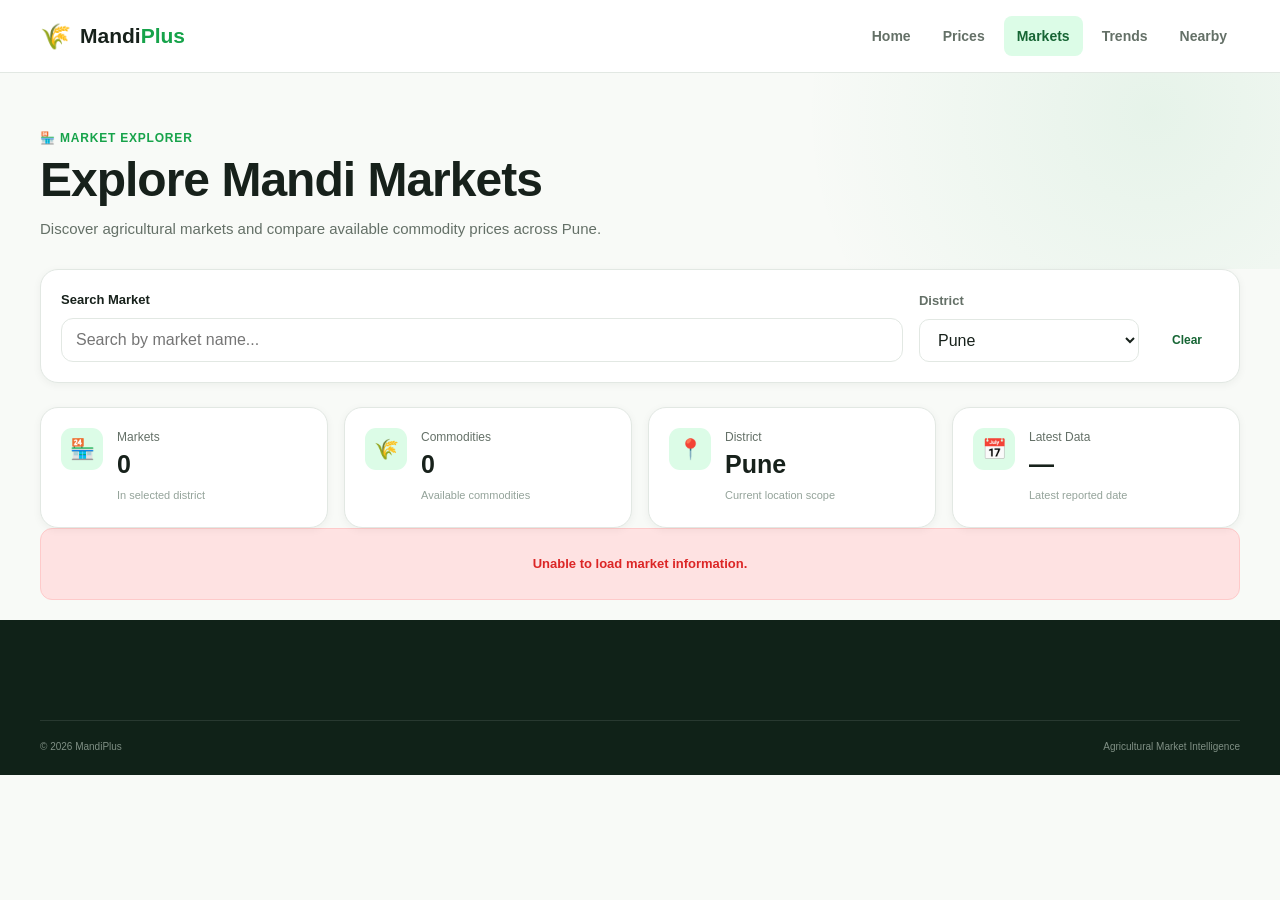
<file: web-app/pages/markets.html>
<!DOCTYPE html>
<html lang="en">

<head>
    <meta charset="UTF-8">
    <meta name="viewport" content="width=device-width, initial-scale=1.0">

    <title>MandiPlus | Markets</title>

    <link rel="stylesheet" href="../css/style.css">
    <link rel="stylesheet" href="../css/components.css">
    <link rel="stylesheet" href="../css/responsive.css">
</head>

<body>

    <!-- HEADER -->
    <header class="site-header">

        <div class="container navbar">

            <a href="../index.html" class="brand">
                <span class="brand-icon">🌾</span>

                <span class="brand-text">
                    Mandi<span>Plus</span>
                </span>
            </a>

            <nav class="desktop-nav">

                <a href="../index.html" class="nav-link">
                    Home
                </a>

                <a href="prices.html" class="nav-link">
                    Prices
                </a>

                <a href="markets.html" class="nav-link active">
                    Markets
                </a>

                <a href="trends.html" class="nav-link">
                    Trends
                </a>

                <a href="nearby.html" class="nav-link">
                    Nearby
                </a>

            </nav>

        </div>

    </header>


    <!-- PAGE HERO -->

    <main>

        <section class="markets-page-hero">

            <div class="container">

                <span class="section-kicker">
                    🏪 MARKET EXPLORER
                </span>

                <h1>
                    Explore Mandi Markets
                </h1>

                <p>
                    Discover agricultural markets and compare
                    available commodity prices across Pune.
                </p>

            </div>

        </section>


        <!-- MARKETS SECTION -->

        <section class="markets-section">

            <div class="container">


                <!-- FILTERS -->

                <div class="market-filter-card">

                    <div class="market-search-group">

                        <label for="marketSearch">
                            Search Market
                        </label>

                        <input
                            type="text"
                            id="marketSearch"
                            placeholder="Search by market name..."
                        >

                    </div>


                    <div class="filter-group">

                        <label for="marketDistrict">
                            District
                        </label>

                        <select id="marketDistrict">

                            <option value="Pune">
                                Pune
                            </option>

                        </select>

                    </div>


                    <button
                        id="clearMarketSearch"
                        class="secondary-button"
                        type="button"
                    >
                        Clear
                    </button>

                </div>


                <!-- SUMMARY -->

                <div class="summary-grid">

                    <div class="summary-card">

                        <div class="summary-icon">
                            🏪
                        </div>

                        <div>

                            <span class="summary-label">
                                Markets
                            </span>

                            <strong
                                id="totalMarkets"
                                class="summary-value"
                            >
                                0
                            </strong>

                            <span class="summary-meta">
                                In selected district
                            </span>

                        </div>

                    </div>


                    <div class="summary-card">

                        <div class="summary-icon">
                            🌾
                        </div>

                        <div>

                            <span class="summary-label">
                                Commodities
                            </span>

                            <strong
                                id="totalCommodities"
                                class="summary-value"
                            >
                                0
                            </strong>

                            <span class="summary-meta">
                                Available commodities
                            </span>

                        </div>

                    </div>


                    <div class="summary-card">

                        <div class="summary-icon">
                            📍
                        </div>

                        <div>

                            <span class="summary-label">
                                District
                            </span>

                            <strong
                                id="selectedDistrict"
                                class="summary-value"
                            >
                                Pune
                            </strong>

                            <span class="summary-meta">
                                Current location scope
                            </span>

                        </div>

                    </div>


                    <div class="summary-card">

                        <div class="summary-icon">
                            📅
                        </div>

                        <div>

                            <span class="summary-label">
                                Latest Data
                            </span>

                            <strong
                                id="latestMarketDate"
                                class="summary-value"
                            >
                                —
                            </strong>

                            <span class="summary-meta">
                                Latest reported date
                            </span>

                        </div>

                    </div>

                </div>


                <!-- LOADING -->

                <div
                    id="marketsLoading"
                    class="loading-state"
                >
                    Loading markets...
                </div>


                <!-- ERROR -->

                <div
                    id="marketsError"
                    class="error-state hidden"
                ></div>


                <!-- MARKET GRID -->

                <div
                    id="marketsGrid"
                    class="markets-grid"
                ></div>


                <!-- EMPTY -->

                <div
                    id="marketsEmpty"
                    class="empty-state hidden"
                >

                    <div class="empty-icon">
                        🏪
                    </div>

                    <h3>
                        No markets found
                    </h3>

                    <p>
                        Try a different market name.
                    </p>

                </div>

            </div>

        </section>

    </main>


    <!-- FOOTER -->

    <footer class="site-footer">

        <div class="container">

            <div class="footer-bottom">

                <span>
                    © 2026 MandiPlus
                </span>

                <span>
                    Agricultural Market Intelligence
                </span>

            </div>

        </div>

    </footer>


    <script src="../js/api.js"></script>
    <script src="../js/markets.js"></script>

</body>

</html>
</file>
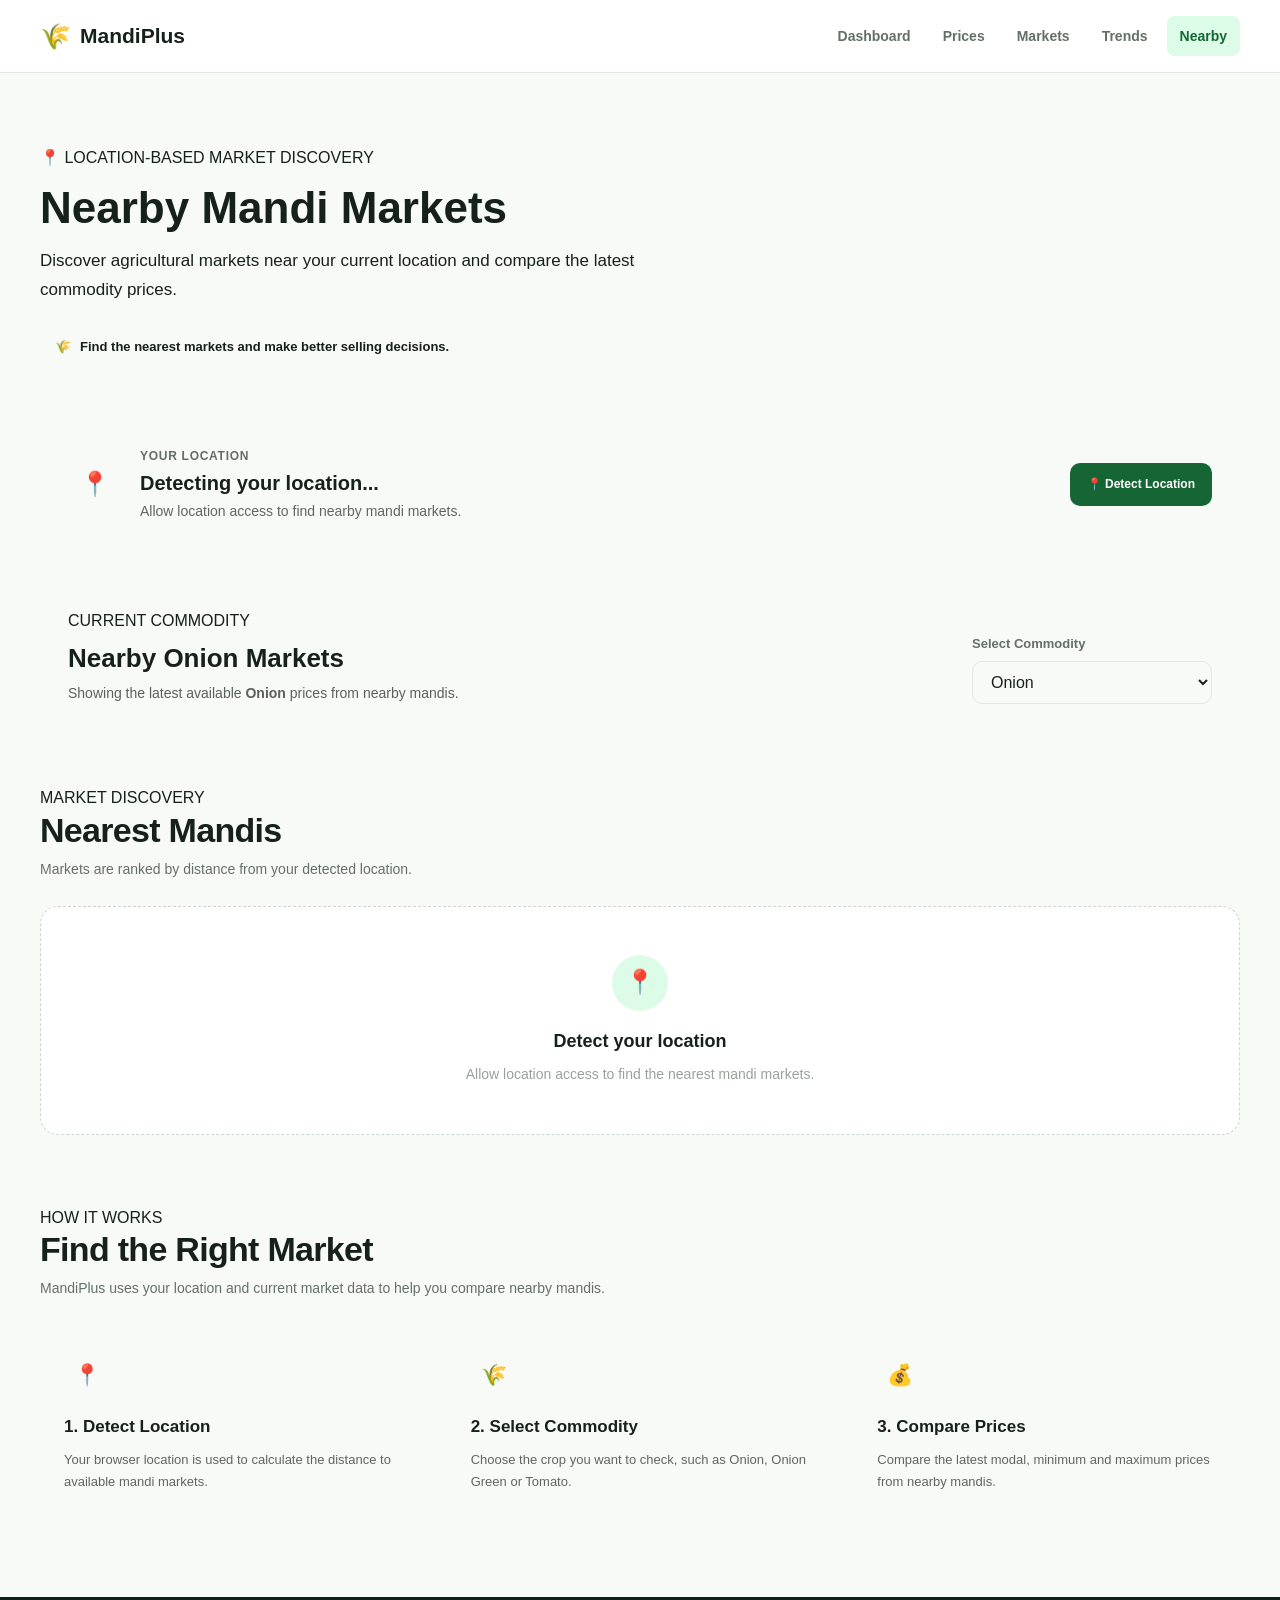
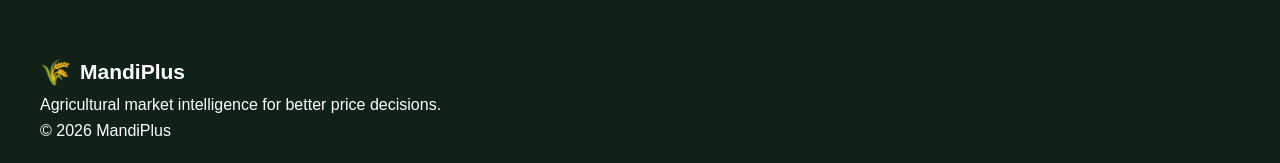
<file: web-app/pages/nearby.html>
<!DOCTYPE html>
<html lang="en">

<head>

    <!-- =====================================================
         BASIC DOCUMENT SETTINGS
         ===================================================== -->

    <meta charset="UTF-8">

    <meta
        name="viewport"
        content="width=device-width, initial-scale=1.0"
    >

    <meta
        name="description"
        content="Find nearby agricultural mandis and compare current commodity prices with MandiPlus."
    >

    <meta
        name="keywords"
        content="MandiPlus, nearby mandi, agricultural markets, mandi prices, farmers, India"
    >

    <title>
        Nearby Mandis | MandiPlus
    </title>


    <!-- =====================================================
         STYLESHEETS
         ===================================================== -->

    <link
        rel="stylesheet"
        href="../css/style.css"
    >

    <link
        rel="stylesheet"
        href="../css/components.css"
    >

    <link
        rel="stylesheet"
        href="../css/responsive.css"
    >

</head>


<body>


    <!-- =====================================================
         HEADER / NAVIGATION
         ===================================================== -->

    <header class="site-header">

        <div class="container navbar">


            <!-- BRAND -->

            <a
                href="../index.html"
                class="brand"
            >

                <span class="brand-icon">
                    🌾
                </span>

                <span>
                    MandiPlus
                </span>

            </a>


            <!-- DESKTOP NAVIGATION -->

            <nav class="desktop-nav">

                <a
                    href="../index.html"
                    class="nav-link"
                >
                    Dashboard
                </a>

                <a
                    href="prices.html"
                    class="nav-link"
                >
                    Prices
                </a>

                <a
                    href="markets.html"
                    class="nav-link"
                >
                    Markets
                </a>

                <a
                    href="trends.html"
                    class="nav-link"
                >
                    Trends
                </a>

                <a
                    href="nearby.html"
                    class="nav-link active"
                >
                    Nearby
                </a>

            </nav>

        </div>

    </header>



    <!-- =====================================================
         MAIN CONTENT
         ===================================================== -->

    <main>


        <!-- =================================================
             HERO SECTION
             ================================================= -->

        <section class="nearby-page-hero">

            <div class="container">

                <div class="nearby-hero-content">


                    <span class="section-eyebrow">
                        📍 LOCATION-BASED MARKET DISCOVERY
                    </span>


                    <h1>
                        Nearby Mandi Markets
                    </h1>


                    <p>
                        Discover agricultural markets near your
                        current location and compare the latest
                        commodity prices.
                    </p>


                    <div class="nearby-hero-note">

                        <span>
                            🌾
                        </span>

                        <span>
                            Find the nearest markets and make
                            better selling decisions.
                        </span>

                    </div>

                </div>

            </div>

        </section>



        <!-- =================================================
             LOCATION SECTION
             ================================================= -->

        <section class="nearby-location-section">

            <div class="container">

                <div class="nearby-location-card">


                    <!-- LOCATION INFORMATION -->

                    <div class="nearby-location-info">


                        <div class="nearby-location-icon">
                            📍
                        </div>


                        <div>

                            <span class="nearby-label">
                                Your Location
                            </span>


                            <h2 id="nearbyLocation">
                                Detecting your location...
                            </h2>


                            <p id="nearbyLocationStatus">
                                Allow location access to find
                                nearby mandi markets.
                            </p>

                        </div>

                    </div>



                    <!-- LOCATION BUTTON -->

                    <button
    id="locationButton"
    type="button"
    class="primary-button"
>
    📍 Detect Location
</button>


                </div>

            </div>

        </section>



        <!-- =================================================
             COMMODITY SECTION
             ================================================= -->

        <section class="nearby-commodity-section">

            <div class="container">


                <div class="nearby-commodity-card">


                    <div class="nearby-commodity-heading">


                        <span class="section-eyebrow">
                            CURRENT COMMODITY
                        </span>


                        <h2>
                            Nearby
                            <span id="nearbyCommodityName">
                                Onion
                            </span>
                            Markets
                        </h2>


                        <p>
                            Showing the latest available
                            <strong id="nearbyCommodityText">
                                Onion
                            </strong>
                            prices from nearby mandis.
                        </p>

                    </div>



                    <!-- COMMODITY SELECTOR -->

                    <div class="filter-group">

                        <label for="nearbyCommodity">

                            Select Commodity

                        </label>


                        <select
                            id="nearbyCommodity"
                            name="nearbyCommodity"
                        >

                            <option value="Onion">
                                Onion
                            </option>

                            <option value="Onion Green">
                                Onion Green
                            </option>

                            <option value="Tomato">
                                Tomato
                            </option>

                        </select>

                    </div>


                </div>

            </div>

        </section>



        <!-- =================================================
             NEARBY MARKET RESULTS
             ================================================= -->

        <section
            id="nearby"
            class="nearby-markets-section"
        >

            <div class="container">


                <!-- SECTION HEADING -->

                <div class="section-heading">

                    <div>

                        <span class="section-eyebrow">
                            MARKET DISCOVERY
                        </span>


                        <h2>
                            Nearest Mandis
                        </h2>


                        <p>
                            Markets are ranked by distance from
                            your detected location.
                        </p>

                    </div>

                </div>



                <!-- =================================================
                     NEARBY MANDI CONTAINER

                     IMPORTANT:
                     nearby.js specifically searches for:

                         #nearbyMandis

                     Do not change this ID.
                     ================================================= -->

                <div
                    id="nearbyMandis"
                    class="nearby-mandis-container"
                >

                    <!-- JavaScript renders mandi cards here -->

                    <div class="nearby-empty">

                        <div class="nearby-empty-icon">
                            📍
                        </div>


                        <h3>
                            Detect your location
                        </h3>


                        <p>
                            Allow location access to find the
                            nearest mandi markets.
                        </p>

                    </div>

                </div>

            </div>

        </section>



        <!-- =================================================
             HOW IT WORKS
             ================================================= -->

        <section class="nearby-how-section">

            <div class="container">


                <div class="section-heading">

                    <div>

                        <span class="section-eyebrow">
                            HOW IT WORKS
                        </span>


                        <h2>
                            Find the Right Market
                        </h2>


                        <p>
                            MandiPlus uses your location and
                            current market data to help you
                            compare nearby mandis.
                        </p>

                    </div>

                </div>



                <div class="nearby-how-grid">


                    <!-- STEP 1 -->

                    <article class="nearby-how-card">

                        <div class="nearby-how-icon">
                            📍
                        </div>


                        <h3>
                            1. Detect Location
                        </h3>


                        <p>
                            Your browser location is used to
                            calculate the distance to available
                            mandi markets.
                        </p>

                    </article>



                    <!-- STEP 2 -->

                    <article class="nearby-how-card">

                        <div class="nearby-how-icon">
                            🌾
                        </div>


                        <h3>
                            2. Select Commodity
                        </h3>


                        <p>
                            Choose the crop you want to check,
                            such as Onion, Onion Green or Tomato.
                        </p>

                    </article>



                    <!-- STEP 3 -->

                    <article class="nearby-how-card">

                        <div class="nearby-how-icon">
                            💰
                        </div>


                        <h3>
                            3. Compare Prices
                        </h3>


                        <p>
                            Compare the latest modal, minimum
                            and maximum prices from nearby mandis.
                        </p>

                    </article>


                </div>

            </div>

        </section>


    </main>



    <!-- =====================================================
         FOOTER
         ===================================================== -->

    <footer class="site-footer">

        <div class="container">


            <div class="footer-content">


                <div>

                    <a
                        href="../index.html"
                        class="brand"
                    >

                        <span class="brand-icon">
                            🌾
                        </span>

                        <span>
                            MandiPlus
                        </span>

                    </a>


                    <p>
                        Agricultural market intelligence
                        for better price decisions.
                    </p>

                </div>


                <div>

                    <p>
                        © 2026 MandiPlus
                    </p>

                </div>


            </div>

        </div>

    </footer>



    <!-- =====================================================
         JAVASCRIPT
         ===================================================== -->


    <!-- API CLIENT -->

    <script src="../js/api.js"></script>


    <!-- LOCATION -->

    <script src="../js/location.js"></script>


    <!-- NEARBY MANDI LOGIC -->

    <script src="../js/nearby.js"></script>


    <!-- =====================================================
         PAGE INITIALIZATION
         ===================================================== -->

    <script>

        document.addEventListener(
            "DOMContentLoaded",
            async function () {

                console.log(
                    "[Nearby Page] Initializing..."
                );


                /*
                 * Initialize Nearby service.
                 */

                if (
                    window.MandiPlusNearby &&
                    typeof
                    window.MandiPlusNearby.initialize ===
                    "function"
                ) {

                    await
                        window.MandiPlusNearby.initialize();

                } else {

                    console.error(
                        "[Nearby Page] MandiPlusNearby not found."
                    );

                }


                /*
                 * Initialize location service.
                 *
                 * This is only called if the existing
                 * location.js exposes the expected API.
                 */

                if (
                    window.MandiPlusLocation &&
                    typeof
                    window.MandiPlusLocation.initialize ===
                    "function"
                ) {

                    await
                        window.MandiPlusLocation.initialize();

                }


                /*
                 * Commodity selector.
                 *
                 * The existing nearby.js listens for:
                 *
                 * mandiplus:commodity-selected
                 *
                 * Therefore we dispatch the same event
                 * when the user changes the selector.
                 */

                const commoditySelect =
                    document.getElementById(
                        "nearbyCommodity"
                    );


                if (commoditySelect) {

                    commoditySelect.addEventListener(
                        "change",
                        function () {

                            const commodity =
                                this.value;


                            /*
                             * Update visible heading.
                             */

                            const heading =
                                document.getElementById(
                                    "nearbyCommodityName"
                                );


                            if (heading) {

                                heading.textContent =
                                    commodity;

                            }


                            /*
                             * Update supporting text.
                             */

                            const text =
                                document.getElementById(
                                    "nearbyCommodityText"
                                );


                            if (text) {

                                text.textContent =
                                    commodity;

                            }


                            /*
                             * Notify Nearby JS.
                             */

                            document.dispatchEvent(
                                new CustomEvent(
                                    "mandiplus:commodity-selected",
                                    {
                                        detail: {
                                            commodity:
                                                commodity
                                        }
                                    }
                                )
                            );

                        }
                    );

                }


                console.log(
                    "[Nearby Page] Initialization complete."
                );

            }
        );

    </script>


</body>

</html>
</file>
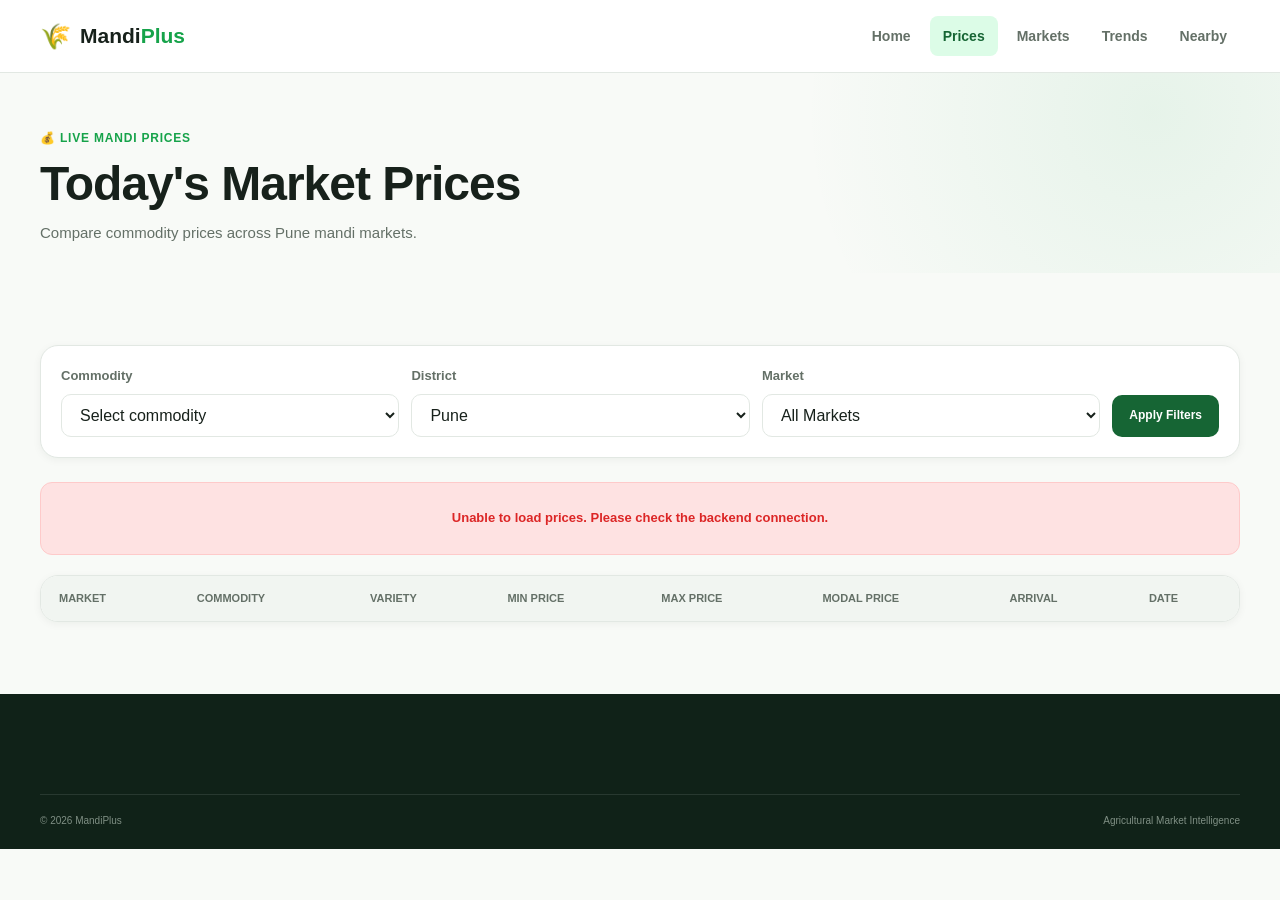
<file: web-app/pages/prices.html>
<!DOCTYPE html>
<html lang="en">

<head>
    <meta charset="UTF-8">
    <meta name="viewport" content="width=device-width, initial-scale=1.0">

    <title>MandiPlus | Prices</title>

    <link rel="stylesheet" href="../css/style.css">
    <link rel="stylesheet" href="../css/components.css">
    <link rel="stylesheet" href="../css/responsive.css">
</head>

<body>

    <!-- =====================================================
         HEADER
    ====================================================== -->

    <header class="site-header">

        <div class="container navbar">

            <a href="../index.html" class="brand">

                <span class="brand-icon">🌾</span>

                <span class="brand-text">
                    Mandi<span>Plus</span>
                </span>

            </a>


            <nav class="desktop-nav">

                <a href="../index.html" class="nav-link">
                    Home
                </a>

                <a href="prices.html" class="nav-link active">
                    Prices
                </a>

                <a href="markets.html" class="nav-link">
                    Markets
                </a>

                <a href="trends.html" class="nav-link">
                    Trends
                </a>

                <a href="nearby.html" class="nav-link">
                    Nearby
                </a>

            </nav>

        </div>

    </header>


    <!-- =====================================================
         PAGE HEADER
    ====================================================== -->

    <main>

        <section class="prices-page-hero">

            <div class="container">

                <span class="section-kicker">
                    💰 LIVE MANDI PRICES
                </span>

                <h1>
                    Today's Market Prices
                </h1>

                <p>
                    Compare commodity prices across Pune mandi markets.
                </p>

            </div>

        </section>


        <!-- =================================================
             PRICE SECTION
        ================================================== -->

        <section class="prices-section">

            <div class="container">


                <!-- FILTER CARD -->

                <div class="price-filter-card">

                    <div class="explorer-filters">


                        <!-- Commodity -->

                        <div class="filter-group">

                            <label for="commodityFilter">
                                Commodity
                            </label>

                            <select id="commodityFilter">

                                <option value="">
                                    Select commodity
                                </option>

                            </select>

                        </div>


                        <!-- District -->

                        <div class="filter-group">

                            <label for="districtFilter">
                                District
                            </label>

                            <select id="districtFilter">

                                <option value="Pune">
                                    Pune
                                </option>

                            </select>

                        </div>


                        <!-- Market -->

                        <div class="filter-group">

                            <label for="marketFilter">
                                Market
                            </label>

                            <select id="marketFilter">

                                <option value="">
                                    All Markets
                                </option>

                            </select>

                        </div>


                        <!-- Button -->

                        <button
                            id="applyFilters"
                            class="primary-button explorer-button"
                            type="button"
                        >
                            Apply Filters
                        </button>

                    </div>

                </div>


                <!-- =================================================
                     LOADING
                ================================================== -->

                <div
                    id="pricesLoading"
                    class="loading-state"
                >
                    Loading latest prices...
                </div>


                <!-- =================================================
                     ERROR
                ================================================== -->

                <div
                    id="pricesError"
                    class="error-state hidden"
                ></div>


                <!-- =================================================
                     SUMMARY
                ================================================== -->

                <div
                    id="priceSummary"
                    class="summary-grid hidden"
                >

                    <div class="summary-card">

                        <div class="summary-icon">
                            🏪
                        </div>

                        <div>

                            <span class="summary-label">
                                Markets
                            </span>

                            <strong
                                id="marketCount"
                                class="summary-value"
                            >
                                0
                            </strong>

                            <span class="summary-meta">
                                Available markets
                            </span>

                        </div>

                    </div>


                    <div class="summary-card">

                        <div class="summary-icon">
                            📉
                        </div>

                        <div>

                            <span class="summary-label">
                                Lowest Price
                            </span>

                            <strong
                                id="lowestPrice"
                                class="summary-value"
                            >
                                ₹0
                            </strong>

                            <span class="summary-meta">
                                Minimum market price
                            </span>

                        </div>

                    </div>


                    <div class="summary-card">

                        <div class="summary-icon">
                            📈
                        </div>

                        <div>

                            <span class="summary-label">
                                Highest Price
                            </span>

                            <strong
                                id="highestPrice"
                                class="summary-value"
                            >
                                ₹0
                            </strong>

                            <span class="summary-meta">
                                Maximum market price
                            </span>

                        </div>

                    </div>


                    <div class="summary-card">

                        <div class="summary-icon">
                            💰
                        </div>

                        <div>

                            <span class="summary-label">
                                Average Modal
                            </span>

                            <strong
                                id="averageModal"
                                class="summary-value"
                            >
                                ₹0
                            </strong>

                            <span class="summary-meta">
                                Average modal price
                            </span>

                        </div>

                    </div>

                </div>


                <!-- =================================================
                     TABLE
                ================================================== -->

                <div class="price-table-wrapper">

                    <table class="price-table">

                        <thead>

                            <tr>

                                <th>Market</th>

                                <th>Commodity</th>

                                <th>Variety</th>

                                <th>Min Price</th>

                                <th>Max Price</th>

                                <th>Modal Price</th>

                                <th>Arrival</th>

                                <th>Date</th>

                            </tr>

                        </thead>

                        <tbody id="pricesTableBody">

                        </tbody>

                    </table>

                </div>


                <!-- =================================================
                     EMPTY STATE
                ================================================== -->

                <div
                    id="pricesEmpty"
                    class="empty-state hidden"
                >

                    <div class="empty-icon">
                        📊
                    </div>

                    <h3>
                        No price data found
                    </h3>

                    <p>
                        Try another commodity or market.
                    </p>

                </div>

            </div>

        </section>

    </main>


    <!-- =====================================================
         FOOTER
    ====================================================== -->

    <footer class="site-footer">

        <div class="container">

            <div class="footer-bottom">

                <span>
                    © 2026 MandiPlus
                </span>

                <span>
                    Agricultural Market Intelligence
                </span>

            </div>

        </div>

    </footer>


    <!-- =====================================================
         JAVASCRIPT
    ====================================================== -->

    <script src="../js/api.js"></script>
    <script src="../js/prices.js"></script>

</body>

</html>
</file>
<file: web-app/css/style.css>
/* =========================================================
   MandiPlus — Global Design System
========================================================= */

:root {
    --primary: #166534;
    --primary-dark: #14532d;
    --green: #16a34a;
    --green-light: #dcfce7;

    --yellow: #eab308;
    --yellow-light: #fef9c3;

    --background: #f8faf7;
    --surface: #ffffff;
    --surface-soft: #f1f5f1;

    --text: #17211b;
    --text-secondary: #647067;
    --text-muted: #94a39a;

    --border: #e2e8e3;

    --positive: #16a34a;
    --positive-light: #dcfce7;

    --negative: #dc2626;
    --negative-light: #fee2e2;

    --neutral: #6b7280;
    --neutral-light: #f3f4f6;

    --shadow-sm: 0 2px 8px rgba(23, 33, 27, 0.05);
    --shadow-md: 0 8px 24px rgba(23, 33, 27, 0.08);
    --shadow-lg: 0 16px 40px rgba(23, 33, 27, 0.10);

    --radius-sm: 8px;
    --radius-md: 12px;
    --radius-lg: 18px;
    --radius-xl: 24px;

    --container-width: 1200px;

    --transition: 0.2s ease;
}


/* =========================================================
   RESET
========================================================= */

* {
    margin: 0;
    padding: 0;
    box-sizing: border-box;
}

html {
    scroll-behavior: smooth;
}

body {
    font-family: "Inter", sans-serif;
    background: var(--background);
    color: var(--text);
    line-height: 1.6;
    min-height: 100vh;
}

button,
input,
select,
textarea {
    font: inherit;
}

button {
    cursor: pointer;
}

a {
    color: inherit;
    text-decoration: none;
}

img {
    max-width: 100%;
    display: block;
}


/* =========================================================
   GLOBAL UTILITIES
========================================================= */

.container {
    width: min(100% - 40px, var(--container-width));
    margin-inline: auto;
}

.hidden {
    display: none !important;
}

.text-green {
    color: var(--primary);
}

.positive {
    color: var(--positive);
}

.negative {
    color: var(--negative);
}


/* =========================================================
   HEADER
========================================================= */

.site-header {
    position: sticky;
    top: 0;
    z-index: 1000;

    background: rgba(255, 255, 255, 0.96);
    border-bottom: 1px solid var(--border);

    backdrop-filter: blur(12px);
}

.navbar {
    min-height: 72px;

    display: flex;
    align-items: center;
    justify-content: space-between;
    gap: 28px;
}


/* Brand */

.brand {
    display: inline-flex;
    align-items: center;
    gap: 9px;

    font-weight: 800;
    font-size: 21px;

    white-space: nowrap;
}

.brand-icon {
    font-size: 25px;
}

.brand-text span {
    color: var(--green);
}


/* Desktop Navigation */

.desktop-nav {
    display: flex;
    align-items: center;
    gap: 6px;
    margin-left: auto;
}

.nav-link {
    padding: 9px 13px;

    color: var(--text-secondary);
    font-size: 14px;
    font-weight: 600;

    border-radius: var(--radius-sm);

    transition: var(--transition);
}

.nav-link:hover,
.nav-link.active {
    color: var(--primary);
    background: var(--green-light);
}


/* Location */

.location-button {
    display: inline-flex;
    align-items: center;
    gap: 7px;

    padding: 9px 13px;

    color: var(--primary);
    background: var(--green-light);

    border: 1px solid transparent;
    border-radius: 999px;

    font-size: 13px;
    font-weight: 600;

    transition: var(--transition);
}

.location-button:hover {
    border-color: #bbf7d0;
    background: #d1fae5;
}

.location-arrow {
    font-size: 16px;
}


/* Mobile Menu */

.mobile-menu-button {
    display: none;

    border: 0;
    background: transparent;

    font-size: 25px;
    color: var(--text);
}


/* =========================================================
   HERO
========================================================= */

.hero-section {
    padding: 72px 0 64px;

    background:
        radial-gradient(
            circle at 90% 20%,
            rgba(22, 163, 74, 0.08),
            transparent 30%
        ),
        var(--background);
}

.hero-grid {
    display: grid;
    grid-template-columns: 1.15fr 0.85fr;
    align-items: center;
    gap: 70px;
}


/* Eyebrow */

.eyebrow {
    display: inline-flex;
    align-items: center;
    gap: 8px;

    margin-bottom: 20px;

    color: var(--primary);
    font-size: 13px;
    font-weight: 700;
}

.live-dot,
.status-dot {
    width: 8px;
    height: 8px;

    display: inline-block;

    border-radius: 50%;
    background: var(--green);
}


/* Hero Heading */

.hero-content h1 {
    max-width: 720px;

    font-size: clamp(42px, 5vw, 66px);
    line-height: 1.05;
    letter-spacing: -2px;

    font-weight: 800;
}

.hero-description {
    max-width: 620px;

    margin: 22px 0 30px;

    color: var(--text-secondary);

    font-size: 17px;
}


/* Search */

.hero-search {
    max-width: 680px;

    display: flex;
    align-items: center;

    padding: 6px;

    background: var(--surface);

    border: 1px solid var(--border);
    border-radius: 14px;

    box-shadow: var(--shadow-md);
}

.search-icon {
    padding-left: 14px;
    font-size: 19px;
}

.hero-search input {
    flex: 1;

    min-width: 0;

    padding: 13px 12px;

    border: 0;
    outline: none;

    background: transparent;

    color: var(--text);
}

.hero-search input::placeholder {
    color: var(--text-muted);
}

.search-button {
    padding: 12px 20px;

    border: 0;
    border-radius: 10px;

    background: var(--primary);
    color: white;

    font-weight: 700;

    transition: var(--transition);
}

.search-button:hover {
    background: var(--primary-dark);
}

.clear-search {
    border: 0;
    background: transparent;

    color: var(--text-muted);
    font-size: 20px;
}


/* Popular searches */

.popular-searches {
    display: flex;
    align-items: center;
    flex-wrap: wrap;
    gap: 8px;

    margin-top: 16px;

    color: var(--text-secondary);
    font-size: 13px;
}

.commodity-chip {
    padding: 6px 11px;

    border: 1px solid var(--border);
    border-radius: 999px;

    background: var(--surface);

    color: var(--text-secondary);

    font-size: 12px;
    font-weight: 600;

    transition: var(--transition);
}

.commodity-chip:hover {
    border-color: #bbf7d0;
    background: var(--green-light);
    color: var(--primary);
}


/* Hero market card */

.hero-market-card {
    padding: 28px;

    background: var(--surface);

    border: 1px solid var(--border);
    border-radius: var(--radius-xl);

    box-shadow: var(--shadow-lg);
}

.market-card-header {
    display: flex;
    justify-content: space-between;
    align-items: flex-start;
}

.card-label,
.price-label {
    display: block;

    margin-bottom: 5px;

    color: var(--text-muted);

    font-size: 12px;
    font-weight: 600;
    text-transform: uppercase;
    letter-spacing: 0.5px;
}

.market-card-header h3 {
    font-size: 20px;
}

.market-status {
    display: inline-flex;
    align-items: center;
    gap: 6px;

    padding: 6px 9px;

    border-radius: 999px;

    background: var(--green-light);
    color: var(--primary);

    font-size: 11px;
    font-weight: 700;
}

.hero-price {
    padding: 38px 0 18px;
}

.price-value {
    font-size: 43px;
    font-weight: 800;
    letter-spacing: -1px;
}

.price-value span {
    color: var(--text-secondary);

    font-size: 15px;
    font-weight: 500;
}

.price-range {
    margin-top: 4px;

    color: var(--text-secondary);
    font-size: 14px;
}

.price-movement {
    display: inline-flex;
    align-items: center;
    gap: 5px;

    padding: 7px 10px;

    border-radius: 8px;

    background: var(--green-light);

    font-size: 13px;
    font-weight: 700;
}

.price-movement span {
    color: var(--text-secondary);
    font-weight: 500;
}

.market-card-footer {
    display: flex;
    justify-content: space-between;

    margin-top: 30px;
    padding-top: 16px;

    border-top: 1px solid var(--border);

    color: var(--text-secondary);
    font-size: 12px;
}


/* =========================================================
   SECTIONS
========================================================= */

.summary-section,
.prices-section,
.comparison-section,
.trend-section,
.explorer-section,
.location-section {
    padding: 72px 0;
}

.section-heading {
    display: flex;
    justify-content: space-between;
    align-items: flex-end;

    gap: 20px;

    margin-bottom: 28px;
}

.section-kicker {
    display: block;

    margin-bottom: 6px;

    color: var(--green);

    font-size: 12px;
    font-weight: 800;

    text-transform: uppercase;
    letter-spacing: 0.8px;
}

.section-heading h2 {
    font-size: clamp(26px, 3vw, 34px);
    line-height: 1.15;
    letter-spacing: -0.7px;
}

.section-heading p {
    margin-top: 8px;

    color: var(--text-secondary);
    font-size: 14px;
}

.view-all-link {
    color: var(--primary);

    font-size: 13px;
    font-weight: 700;

    white-space: nowrap;
}

.view-all-link:hover {
    text-decoration: underline;
}

.data-updated {
    color: var(--positive);

    font-size: 12px;
    font-weight: 700;
}


/* =========================================================
   SUMMARY CARDS
========================================================= */

.summary-grid {
    display: grid;
    grid-template-columns: repeat(4, 1fr);
    gap: 16px;
}

.summary-card {
    display: flex;
    align-items: flex-start;
    gap: 14px;

    padding: 20px;

    background: var(--surface);

    border: 1px solid var(--border);
    border-radius: var(--radius-lg);

    box-shadow: var(--shadow-sm);
}

.summary-icon {
    width: 42px;
    height: 42px;

    display: grid;
    place-items: center;

    flex-shrink: 0;

    border-radius: 11px;

    background: var(--green-light);

    font-size: 20px;
}

.summary-label {
    display: block;

    color: var(--text-secondary);
    font-size: 12px;
}

.summary-value {
    display: block;

    margin: 2px 0;

    font-size: 25px;
    line-height: 1.2;
}

.summary-text {
    font-size: 18px;
}

.summary-meta {
    color: var(--text-muted);
    font-size: 11px;
}


/* =========================================================
   PRICE TABLE
========================================================= */

.price-filters {
    display: flex;
    gap: 8px;

    margin-bottom: 16px;

    overflow-x: auto;
}

.filter-pill {
    padding: 8px 14px;

    border: 1px solid var(--border);
    border-radius: 999px;

    background: var(--surface);

    color: var(--text-secondary);

    font-size: 12px;
    font-weight: 600;

    white-space: nowrap;
}

.filter-pill:hover,
.filter-pill.active {
    background: var(--primary);
    border-color: var(--primary);
    color: white;
}

.price-table-wrapper {
    overflow-x: auto;

    background: var(--surface);

    border: 1px solid var(--border);
    border-radius: var(--radius-lg);

    box-shadow: var(--shadow-sm);
}

.price-table {
    width: 100%;

    border-collapse: collapse;

    min-width: 760px;
}

.price-table th {
    padding: 14px 18px;

    background: var(--surface-soft);

    color: var(--text-secondary);

    font-size: 11px;
    font-weight: 700;

    text-align: left;
    text-transform: uppercase;
}

.price-table td {
    padding: 16px 18px;

    border-top: 1px solid var(--border);

    font-size: 13px;
}

.price-table tbody tr:hover {
    background: #fafcf9;
}

.loading-row td {
    text-align: center;
}

.loading-state {
    padding: 30px;

    color: var(--text-muted);
}

.mobile-price-list {
    display: none;
}


/* =========================================================
   COMPARISON
========================================================= */

.comparison-section {
    background: var(--surface-soft);
}

.comparison-grid {
    display: grid;
    grid-template-columns: repeat(2, 1fr);
    gap: 20px;
}

.comparison-card {
    padding: 24px;

    background: var(--surface);

    border: 1px solid var(--border);
    border-radius: var(--radius-lg);

    box-shadow: var(--shadow-sm);
}

.comparison-header {
    display: flex;
    justify-content: space-between;

    margin-bottom: 20px;
}

.commodity-name {
    display: block;

    font-weight: 800;
}

.variety-name {
    display: block;

    margin-top: 2px;

    color: var(--text-muted);
    font-size: 11px;
}

.trend-badge {
    height: fit-content;

    padding: 5px 8px;

    border-radius: 999px;

    background: var(--green-light);

    font-size: 11px;
    font-weight: 700;
}

.trend-badge.negative {
    background: var(--negative-light);
}

.market-comparison {
    display: grid;
    gap: 4px;
}

.market-row {
    position: relative;

    display: flex;
    align-items: center;
    justify-content: space-between;

    padding: 13px;

    border-radius: 9px;

    background: var(--surface-soft);
}

.market-row div {
    display: flex;
    flex-direction: column;
}

.market-row strong {
    font-size: 13px;
}

.market-row span {
    color: var(--text-muted);
    font-size: 10px;
}

.best-market {
    border: 1px solid #bbf7d0;
    background: var(--green-light);
}

.best-label {
    position: absolute;
    right: 12px;
    bottom: 5px;

    color: var(--primary) !important;

    font-size: 9px !important;
    font-weight: 700;
}

.compare-action-btn {
    width: 100%;

    margin-top: 18px;
    padding: 11px;

    border: 0;
    border-radius: 9px;

    background: var(--primary);

    color: white;

    font-size: 12px;
    font-weight: 700;

    transition: var(--transition);
}

.compare-action-btn:hover {
    background: var(--primary-dark);
}


/* =========================================================
   TREND SECTION
========================================================= */

.trend-layout {
    display: grid;
    grid-template-columns: 0.8fr 1.2fr;
    gap: 40px;
    align-items: center;
}

.trend-content p {
    max-width: 480px;

    margin: 15px 0 24px;

    color: var(--text-secondary);
    font-size: 14px;
}

.trend-stats {
    display: flex;
    gap: 25px;

    margin-bottom: 28px;
}

.trend-stat {
    display: flex;
    flex-direction: column;
}

.trend-stat span {
    color: var(--text-muted);
    font-size: 11px;
}

.trend-stat strong {
    margin-top: 2px;

    font-size: 17px;
}

.primary-button {
    display: inline-flex;
    align-items: center;
    justify-content: center;

    padding: 12px 17px;

    border: 0;
    border-radius: 10px;

    background: var(--primary);
    color: white;

    font-size: 12px;
    font-weight: 700;

    transition: var(--transition);
}

.primary-button:hover {
    background: var(--primary-dark);
    transform: translateY(-1px);
}

.chart-card {
    padding: 22px;

    background: var(--surface);

    border: 1px solid var(--border);
    border-radius: var(--radius-lg);

    box-shadow: var(--shadow-md);
}

.chart-header {
    display: flex;
    justify-content: space-between;
    align-items: center;

    margin-bottom: 20px;
}

.chart-header div {
    display: flex;
    flex-direction: column;
}

.chart-header span {
    color: var(--text-muted);
    font-size: 11px;
}

.chart-header strong {
    font-size: 14px;
}

.chart-header select {
    padding: 7px 10px;

    border: 1px solid var(--border);
    border-radius: 8px;

    background: var(--surface);

    color: var(--text-secondary);

    font-size: 11px;
}

.chart-container {
    height: 300px;
}

.chart-placeholder {
    position: relative;

    width: 100%;
    height: 100%;

    display: grid;
    place-items: center;

    border-radius: 10px;

    background:
        linear-gradient(
            to bottom,
            transparent 24%,
            var(--border) 25%,
            transparent 26%,
            transparent 49%,
            var(--border) 50%,
            transparent 51%,
            transparent 74%,
            var(--border) 75%,
            transparent 76%
        );
}

.chart-message {
    padding: 10px 15px;

    border-radius: 8px;

    background: rgba(255, 255, 255, 0.9);

    color: var(--text-muted);

    font-size: 12px;
}


/* =========================================================
   MARKET EXPLORER
========================================================= */

.explorer-section {
    background: var(--surface-soft);
}

.explorer-card {
    padding: 24px;

    background: var(--surface);

    border: 1px solid var(--border);
    border-radius: var(--radius-lg);
}

.explorer-filters {
    display: grid;
    grid-template-columns: repeat(3, 1fr) auto;
    gap: 12px;

    align-items: end;
}

.filter-group {
    display: flex;
    flex-direction: column;
    gap: 6px;
}

.filter-group label {
    color: var(--text-secondary);

    font-size: 11px;
    font-weight: 700;
}

.filter-group select {
    width: 100%;

    padding: 11px 12px;

    border: 1px solid var(--border);
    border-radius: 9px;

    background: white;

    color: var(--text);

    outline: none;
}

.filter-group select:focus {
    border-color: var(--green);
}

.explorer-button {
    height: 42px;
}

.market-results {
    display: grid;
    gap: 8px;

    margin-top: 22px;
}

.market-result {
    display: flex;
    align-items: center;
    gap: 13px;

    padding: 13px;

    border: 1px solid var(--border);
    border-radius: 10px;
}

.market-result-icon {
    width: 36px;
    height: 36px;

    display: grid;
    place-items: center;

    border-radius: 9px;

    background: var(--green-light);
}

.market-result div:nth-child(2) {
    flex: 1;

    display: flex;
    flex-direction: column;
}

.market-result strong {
    font-size: 13px;
}

.market-result span {
    color: var(--text-muted);
    font-size: 11px;
}

.market-distance {
    color: var(--primary) !important;
    font-weight: 700;
}


/* =========================================================
   LOCATION
========================================================= */

.location-card {
    display: flex;
    align-items: center;
    justify-content: space-between;

    gap: 25px;

    padding: 28px;

    background: var(--primary);

    border-radius: var(--radius-xl);

    color: white;
}

.location-content {
    display: flex;
    align-items: center;
    gap: 16px;
}

.location-icon {
    width: 52px;
    height: 52px;

    display: grid;
    place-items: center;

    flex-shrink: 0;

    border-radius: 14px;

    background: rgba(255, 255, 255, 0.12);

    font-size: 22px;
}

.location-card .section-kicker {
    color: #bbf7d0;
}

.location-card h2 {
    font-size: 22px;
}

.location-card p {
    margin-top: 4px;

    color: #dcfce7;

    font-size: 13px;
}

.secondary-button {
    padding: 11px 16px;

    border: 1px solid rgba(255, 255, 255, 0.35);
    border-radius: 9px;

    background: white;

    color: var(--primary);

    font-size: 12px;
    font-weight: 700;
}


/* =========================================================
   FOOTER
========================================================= */

.site-footer {
    padding: 55px 0 20px;

    background: #102218;

    color: white;
}

.footer-grid {
    display: grid;
    grid-template-columns: 2fr repeat(3, 1fr);
    gap: 40px;
}

.footer-brand p {
    max-width: 280px;

    margin-top: 14px;

    color: #a7b5ac;

    font-size: 12px;
}

.footer-column {
    display: flex;
    flex-direction: column;
    gap: 8px;
}

.footer-column h3 {
    margin-bottom: 5px;

    font-size: 13px;
}

.footer-column a {
    color: #a7b5ac;

    font-size: 12px;

    transition: var(--transition);
}

.footer-column a:hover {
    color: white;
}

.footer-bottom {
    display: flex;
    justify-content: space-between;
    gap: 20px;

    margin-top: 45px;
    padding-top: 18px;

    border-top: 1px solid rgba(255, 255, 255, 0.1);

    color: #7f8f84;

    font-size: 10px;
}


/* =========================================================
   FOCUS / ACCESSIBILITY
========================================================= */

button:focus-visible,
a:focus-visible,
input:focus-visible,
select:focus-visible {
    outline: 3px solid rgba(22, 163, 74, 0.25);
    outline-offset: 2px;
}

/* =========================================================
   PRICES PAGE
========================================================= */

.prices-page-hero {
    padding: 56px 0 28px;
    background:
        radial-gradient(
            circle at 90% 20%,
            rgba(22, 163, 74, 0.08),
            transparent 30%
        ),
        var(--background);
}

.prices-page-hero .section-kicker {
    margin-bottom: 10px;
}

.prices-page-hero h1 {
    font-size: clamp(34px, 4vw, 48px);
    line-height: 1.1;
    letter-spacing: -1px;
}

.prices-page-hero p {
    margin-top: 10px;
    color: var(--text-secondary);
    font-size: 15px;
}


/* =========================================================
   PRICE FILTER CARD
========================================================= */

.price-filter-card {
    padding: 20px;

    background: var(--surface);

    border: 1px solid var(--border);
    border-radius: var(--radius-lg);

    box-shadow: var(--shadow-sm);

    margin-bottom: 24px;
}


/* =========================================================
   PRICE SUMMARY
========================================================= */

#priceSummary {
    margin-bottom: 24px;
}


/* =========================================================
   PRICE TABLE
========================================================= */

.price-table td strong {
    font-weight: 700;
}

.price-table td:nth-child(4),
.price-table td:nth-child(5),
.price-table td:nth-child(6) {
    white-space: nowrap;
}

.price-table td:nth-child(6) {
    color: var(--primary);
}


/* =========================================================
   ERROR / EMPTY STATES
========================================================= */

.error-state {
    margin-bottom: 20px;
    padding: 14px 16px;

    background: var(--negative-light);
    border: 1px solid #fecaca;
    border-radius: var(--radius-md);

    color: var(--negative);

    font-size: 13px;
    font-weight: 600;
}

.empty-state {
    margin-top: 24px;
    padding: 50px 20px;

    background: var(--surface);

    border: 1px solid var(--border);
    border-radius: var(--radius-lg);

    text-align: center;
}

.empty-icon {
    margin-bottom: 12px;
    font-size: 32px;
}

.empty-state h3 {
    font-size: 18px;
}

.empty-state p {
    margin-top: 5px;

    color: var(--text-secondary);
    font-size: 13px;
}

/* =========================================================
   MARKETS PAGE
========================================================= */

.markets-page-hero {
    padding: 56px 0 28px;

    background:
        radial-gradient(
            circle at 90% 20%,
            rgba(22, 163, 74, 0.08),
            transparent 30%
        ),
        var(--background);
}

.markets-page-hero h1 {
    font-size: clamp(34px, 4vw, 48px);
    line-height: 1.1;
    letter-spacing: -1px;
}

.markets-page-hero p {
    margin-top: 10px;
    max-width: 650px;

    color: var(--text-secondary);
    font-size: 15px;
}


/* FILTER */

.market-filter-card {
    display: grid;
    grid-template-columns: 1fr 220px auto;
    gap: 16px;
    align-items: end;

    padding: 20px;
    margin-bottom: 24px;

    background: var(--surface);
    border: 1px solid var(--border);
    border-radius: var(--radius-lg);

    box-shadow: var(--shadow-sm);
}

.market-search-group {
    display: flex;
    flex-direction: column;
    gap: 7px;
}

.market-search-group label {
    font-size: 13px;
    font-weight: 700;
}

.market-search-group input {
    width: 100%;
    height: 44px;

    padding: 0 14px;

    background: var(--surface);

    border: 1px solid var(--border);
    border-radius: var(--radius-md);

    color: var(--text-primary);
    font: inherit;

    outline: none;
}

.market-search-group input:focus {
    border-color: var(--primary);
    box-shadow: 0 0 0 3px var(--primary-light);
}


/* MARKET GRID */

.markets-grid {
    display: grid;
    grid-template-columns: repeat(3, minmax(0, 1fr));
    gap: 20px;
}


/* MARKET CARD */

.market-card {
    padding: 20px;

    background: var(--surface);

    border: 1px solid var(--border);
    border-radius: var(--radius-lg);

    box-shadow: var(--shadow-sm);

    transition:
        transform 0.2s ease,
        box-shadow 0.2s ease,
        border-color 0.2s ease;
}

.market-card:hover {
    transform: translateY(-3px);
    box-shadow: var(--shadow-md);
    border-color: var(--border-strong);
}


.market-card-header {
    display: flex;
    align-items: center;
    gap: 13px;

    margin-bottom: 22px;
}

.market-icon {
    width: 46px;
    height: 46px;

    display: flex;
    align-items: center;
    justify-content: center;

    flex-shrink: 0;

    background: var(--primary-light);

    border-radius: 12px;

    font-size: 22px;
}

.market-card-header h3 {
    font-size: 17px;
    line-height: 1.3;
}

.market-card-header p {
    margin-top: 3px;

    color: var(--text-secondary);

    font-size: 12px;
}


/* MARKET STATS */

.market-card-stats {
    display: grid;
    grid-template-columns: repeat(3, 1fr);

    padding: 14px 0;

    border-top: 1px solid var(--border);
    border-bottom: 1px solid var(--border);
}

.market-card-stats div {
    display: flex;
    flex-direction: column;
    gap: 4px;
}

.market-card-stats span {
    color: var(--text-secondary);
    font-size: 11px;
}

.market-card-stats strong {
    font-size: 14px;
}


/* FOOTER */

.market-card-footer {
    display: flex;
    align-items: center;
    justify-content: space-between;

    margin-top: 16px;
}

.market-status {
    color: var(--positive);

    font-size: 11px;
    font-weight: 700;
}

.market-link {
    color: var(--primary);

    font-size: 12px;
    font-weight: 700;

    text-decoration: none;
}

.market-link:hover {
    text-decoration: underline;
}


/* RESPONSIVE */

@media (max-width: 900px) {

    .markets-grid {
        grid-template-columns: repeat(2, minmax(0, 1fr));
    }

    .market-filter-card {
        grid-template-columns: 1fr 1fr;
    }

}


@media (max-width: 600px) {

    .markets-grid {
        grid-template-columns: 1fr;
    }

    .market-filter-card {
        grid-template-columns: 1fr;
    }

    .market-card-stats {
        grid-template-columns: repeat(3, 1fr);
    }

}

/* =========================================================
   TRENDS PAGE
========================================================= */

.trends-page-hero {
    padding: 56px 0 28px;

    background:
        radial-gradient(
            circle at 90% 20%,
            rgba(22, 163, 74, 0.08),
            transparent 30%
        ),
        var(--background);
}

.trends-page-hero h1 {
    font-size: clamp(34px, 4vw, 48px);
    line-height: 1.1;
    letter-spacing: -1px;
}

.trends-page-hero p {
    margin-top: 10px;

    max-width: 650px;

    color: var(--text-secondary);
    font-size: 15px;
}


/* =========================================================
   FILTER CARD
========================================================= */

.trend-filter-card {
    display: grid;

    grid-template-columns:
        repeat(3, minmax(0, 1fr));

    gap: 16px;

    padding: 20px;

    background: var(--surface);

    border: 1px solid var(--border);
    border-radius: var(--radius-lg);

    box-shadow: var(--shadow-sm);

    margin-bottom: 18px;
}


/* =========================================================
   PERIOD SELECTOR
========================================================= */

.trend-period-wrapper {
    display: flex;
    align-items: center;
    justify-content: space-between;

    gap: 20px;

    margin-bottom: 24px;

    padding: 14px 18px;

    background: var(--surface);

    border: 1px solid var(--border);
    border-radius: var(--radius-lg);
}

.trend-period-label {
    font-size: 13px;
    font-weight: 700;
}

.trend-periods {
    display: flex;
    gap: 6px;
}

.trend-period {
    padding: 8px 14px;

    border: 1px solid var(--border);

    background: var(--surface);

    color: var(--text-secondary);

    border-radius: var(--radius-sm);

    font: inherit;
    font-size: 12px;
    font-weight: 700;

    cursor: pointer;

    transition:
        background 0.2s ease,
        color 0.2s ease,
        border-color 0.2s ease;
}

.trend-period:hover {
    border-color: var(--primary);
    color: var(--primary);
}

.trend-period.active {
    background: var(--primary);

    border-color: var(--primary);

    color: white;
}


/* =========================================================
   SUMMARY
========================================================= */

.trend-summary-grid {
    display: grid;

    grid-template-columns:
        repeat(4, minmax(0, 1fr));

    gap: 16px;

    margin-bottom: 24px;
}

.trend-summary-card {
    min-height: 130px;

    display: flex;
    flex-direction: column;
    justify-content: center;

    padding: 20px;

    background: var(--surface);

    border: 1px solid var(--border);
    border-radius: var(--radius-lg);

    box-shadow: var(--shadow-sm);
}

.trend-summary-label {
    color: var(--text-secondary);

    font-size: 12px;
    font-weight: 600;
}

.trend-summary-value {
    margin-top: 8px;

    font-size: 26px;
    line-height: 1.2;
}

.trend-summary-meta {
    margin-top: 6px;

    color: var(--text-muted);

    font-size: 11px;
}

.trend-summary-range {
    display: flex;

    align-items: center;

    gap: 5px;

    margin-top: 8px;

    font-size: 20px;
}


/* =========================================================
   TREND STATUS
========================================================= */

.trend-status {
    display: inline-flex;

    align-items: center;

    width: fit-content;

    margin-top: 8px;

    padding: 4px 8px;

    border-radius: 999px;

    font-size: 11px;
    font-weight: 700;
}

.trend-up {
    background: var(--positive-light);
    color: var(--positive);
}

.trend-down {
    background: var(--negative-light);
    color: var(--negative);
}

.trend-neutral {
    background: var(--neutral-light);
    color: var(--neutral);
}


/* =========================================================
   CHART CARD
========================================================= */

.trend-chart-card {
    padding: 24px;

    background: var(--surface);

    border: 1px solid var(--border);
    border-radius: var(--radius-lg);

    box-shadow: var(--shadow-sm);
}

.trend-chart-header {
    margin-bottom: 20px;
}

.trend-chart-header h2 {
    font-size: 20px;
}

.trend-chart-header p {
    margin-top: 5px;

    color: var(--text-secondary);

    font-size: 12px;
}

.chart-wrapper {
    position: relative;

    height: 390px;

    width: 100%;
}

.trend-error {
    min-height: 300px;

    display: flex;
    flex-direction: column;

    align-items: center;
    justify-content: center;

    text-align: center;
}

.trend-error-icon {
    font-size: 32px;

    margin-bottom: 12px;
}

.trend-error h3 {
    font-size: 17px;
}

.trend-error p {
    max-width: 500px;

    margin-top: 6px;

    color: var(--text-secondary);

    font-size: 13px;
}


/* =========================================================
   RESPONSIVE
========================================================= */

@media (max-width: 900px) {

    .trend-summary-grid {
        grid-template-columns:
            repeat(2, minmax(0, 1fr));
    }

    .trend-filter-card {
        grid-template-columns:
            repeat(2, minmax(0, 1fr));
    }

}


@media (max-width: 600px) {

    .trend-filter-card {
        grid-template-columns: 1fr;
    }

    .trend-summary-grid {
        grid-template-columns: 1fr;
    }

    .trend-period-wrapper {
        align-items: flex-start;

        flex-direction: column;
    }

    .trend-periods {
        width: 100%;

        overflow-x: auto;
    }

    .trend-period {
        white-space: nowrap;
    }

    .trend-chart-card {
        padding: 16px;
    }

    .chart-wrapper {
        height: 300px;
    }

}

/* ============================================================
   MANDIPLUS - NEARBY MANDIS PAGE
   ============================================================ */


/* ============================================================
   HERO
   ============================================================ */

.nearby-page-hero {
    padding: 72px 0 55px;
}

.nearby-hero-content {
    max-width: 760px;
}

.nearby-hero-content h1 {
    margin: 12px 0 14px;
    font-size: 44px;
    line-height: 1.15;
}

.nearby-hero-content p {
    max-width: 680px;
    margin: 0;

    font-size: 17px;
    line-height: 1.7;
}

.nearby-hero-note {
    display: inline-flex;
    align-items: center;
    gap: 9px;

    margin-top: 22px;
    padding: 10px 15px;

    border-radius: 999px;

    font-size: 13px;
    font-weight: 600;

    background: var(--light-green);
}


/* ============================================================
   LOCATION SECTION
   ============================================================ */

.nearby-location-section {
    padding: 0 0 28px;
}

.nearby-location-card {
    display: flex;
    align-items: center;
    justify-content: space-between;

    gap: 25px;

    padding: 24px 28px;

    border: 1px solid var(--border-color);
    border-radius: 18px;

    background: var(--card-background);
    box-shadow: var(--card-shadow);
}

.nearby-location-info {
    display: flex;
    align-items: center;

    gap: 18px;

    min-width: 0;
}

.nearby-location-icon {
    width: 54px;
    height: 54px;

    flex-shrink: 0;

    display: flex;
    align-items: center;
    justify-content: center;

    border-radius: 15px;

    background: var(--light-green);

    font-size: 24px;
}

.nearby-label {
    display: block;

    margin-bottom: 4px;

    font-size: 12px;
    font-weight: 700;

    text-transform: uppercase;
    letter-spacing: 0.06em;

    opacity: 0.65;
}

.nearby-location-info h2 {
    margin: 0 0 5px;

    font-size: 20px;
    line-height: 1.3;
}

.nearby-location-info p {
    margin: 0;

    font-size: 14px;
    line-height: 1.5;

    opacity: 0.68;
}


/* ============================================================
   COMMODITY SECTION
   ============================================================ */

.nearby-commodity-section {
    padding: 8px 0 35px;
}

.nearby-commodity-card {
    display: flex;
    align-items: flex-end;
    justify-content: space-between;

    gap: 30px;

    padding: 26px 28px;

    border: 1px solid var(--border-color);
    border-radius: 18px;

    background: var(--card-background);
    box-shadow: var(--card-shadow);
}

.nearby-commodity-heading {
    min-width: 0;
}

.nearby-commodity-heading h2 {
    margin: 8px 0 8px;

    font-size: 26px;
    line-height: 1.25;
}

.nearby-commodity-heading p {
    margin: 0;

    font-size: 14px;
    line-height: 1.6;

    opacity: 0.7;
}

.nearby-commodity-card .filter-group {
    width: 240px;
    flex-shrink: 0;
}

.nearby-commodity-card select {
    width: 100%;
}


/* ============================================================
   NEARBY MARKETS SECTION
   ============================================================ */

.nearby-markets-section {
    padding: 20px 0 70px;
}

.nearby-markets-section .section-heading {
    margin-bottom: 25px;
}


/* ============================================================
   MANDI CONTAINER
   ============================================================ */

.nearby-mandis-container {
    display: grid;

    grid-template-columns:
        repeat(2, minmax(0, 1fr));

    gap: 18px;
}


/* ============================================================
   MANDI CARD
   ============================================================ */

.nearby-mandi-card {
    position: relative;

    display: grid;

    grid-template-columns: 42px minmax(0, 1fr) auto;

    align-items: center;

    gap: 17px;

    padding: 21px 22px;

    border: 1px solid var(--border-color);
    border-radius: 18px;

    background: var(--card-background);

    box-shadow: var(--card-shadow);

    transition:
        transform 0.2s ease,
        box-shadow 0.2s ease,
        border-color 0.2s ease;
}

.nearby-mandi-card:hover {
    transform: translateY(-3px);

    box-shadow:
        0 12px 28px rgba(0, 0, 0, 0.08);
}


/* ============================================================
   BEST PRICE CARD
   ============================================================ */

.nearby-mandi-card.best-nearby-mandi {
    border-color: rgba(34, 197, 94, 0.45);
}


/* ============================================================
   RANK
   ============================================================ */

.nearby-rank {
    width: 38px;
    height: 38px;

    display: flex;
    align-items: center;
    justify-content: center;

    border-radius: 12px;

    font-size: 14px;
    font-weight: 700;

    background: var(--light-green);
}


/* ============================================================
   MANDI INFORMATION
   ============================================================ */

.nearby-mandi-info {
    min-width: 0;
}

.nearby-mandi-title-row {
    display: flex;
    align-items: center;
    flex-wrap: wrap;

    gap: 9px;

    margin-bottom: 4px;
}

.nearby-mandi-title-row h3 {
    margin: 0;

    font-size: 17px;
    line-height: 1.35;
}

.nearby-mandi-info > p {
    margin: 0;

    font-size: 13px;

    opacity: 0.65;
}


/* ============================================================
   BEST PRICE BADGE
   ============================================================ */

.nearby-best-badge {
    display: inline-flex;
    align-items: center;

    padding: 4px 8px;

    border-radius: 999px;

    font-size: 10px;
    font-weight: 700;

    text-transform: uppercase;
    letter-spacing: 0.04em;

    background: var(--light-green);
}


/* ============================================================
   PRICE
   ============================================================ */

.nearby-price {
    display: flex;
    align-items: baseline;
    flex-wrap: wrap;

    gap: 7px;

    margin-top: 13px;
}

.nearby-price span {
    font-size: 12px;
    font-weight: 600;

    opacity: 0.65;
}

.nearby-price strong {
    font-size: 22px;
    line-height: 1.2;
}

.nearby-price small {
    font-size: 11px;

    opacity: 0.6;
}


/* ============================================================
   PRICE RANGE / META
   ============================================================ */

.nearby-price-range {
    margin-top: 5px;

    font-size: 12px;

    opacity: 0.65;
}

.nearby-no-price {
    margin-top: 13px;

    padding: 9px 11px;

    border-radius: 9px;

    font-size: 12px;

    background: rgba(127, 127, 127, 0.08);

    opacity: 0.7;
}


/* ============================================================
   DISTANCE
   ============================================================ */

.nearby-distance {
    min-width: 75px;

    display: flex;
    flex-direction: column;

    align-items: flex-end;

    gap: 3px;
}

.nearby-distance strong {
    white-space: nowrap;

    font-size: 13px;
}

.nearby-distance span {
    font-size: 11px;

    opacity: 0.55;
}


/* ============================================================
   EMPTY STATE
   ============================================================ */

.nearby-empty {
    grid-column: 1 / -1;

    padding: 60px 25px;

    text-align: center;

    border: 1px dashed var(--border-color);
    border-radius: 18px;

    background: var(--card-background);
}

.nearby-empty-icon {
    margin-bottom: 12px;

    font-size: 38px;
}

.nearby-empty h3 {
    margin: 0 0 8px;

    font-size: 19px;
}

.nearby-empty p {
    max-width: 520px;

    margin: 0 auto;

    font-size: 14px;
    line-height: 1.6;

    opacity: 0.65;
}


/* ============================================================
   HOW IT WORKS
   ============================================================ */

.nearby-how-section {
    padding: 0 0 80px;
}

.nearby-how-grid {
    display: grid;

    grid-template-columns:
        repeat(3, minmax(0, 1fr));

    gap: 20px;
}

.nearby-how-card {
    padding: 24px;

    border: 1px solid var(--border-color);
    border-radius: 18px;

    background: var(--card-background);
}

.nearby-how-icon {
    width: 46px;
    height: 46px;

    display: flex;
    align-items: center;
    justify-content: center;

    margin-bottom: 15px;

    border-radius: 13px;

    background: var(--light-green);

    font-size: 21px;
}

.nearby-how-card h3 {
    margin: 0 0 9px;

    font-size: 17px;
}

.nearby-how-card p {
    margin: 0;

    font-size: 13px;
    line-height: 1.7;

    opacity: 0.68;
}


/* ============================================================
   FOOTER
   ============================================================ */

.nearby-page-hero + .nearby-location-section {
    margin-top: 0;
}


/* ============================================================
   TABLET
   ============================================================ */

@media (max-width: 1000px) {

    .nearby-mandis-container {
        grid-template-columns:
            repeat(2, minmax(0, 1fr));
    }

    .nearby-how-grid {
        grid-template-columns:
            repeat(2, minmax(0, 1fr));
    }

}


/* ============================================================
   MOBILE
   ============================================================ */

@media (max-width: 700px) {

    .nearby-page-hero {
        padding: 48px 0 38px;
    }

    .nearby-hero-content h1 {
        font-size: 32px;
    }

    .nearby-hero-content p {
        font-size: 15px;
    }


    /* LOCATION */

    .nearby-location-card {
        flex-direction: column;
        align-items: stretch;

        padding: 20px;
    }

    .nearby-location-info {
        align-items: flex-start;
    }

    .nearby-location-card .primary-button {
        width: 100%;
    }


    /* COMMODITY */

    .nearby-commodity-card {
        flex-direction: column;
        align-items: stretch;

        padding: 22px;
    }

    .nearby-commodity-card .filter-group {
        width: 100%;
    }

    .nearby-commodity-heading h2 {
        font-size: 23px;
    }


    /* MANDIS */

    .nearby-mandis-container {
        grid-template-columns: 1fr;
    }

    .nearby-mandi-card {
        grid-template-columns:
            38px minmax(0, 1fr) auto;

        gap: 12px;

        padding: 17px;
    }

    .nearby-mandi-title-row h3 {
        font-size: 15px;
    }

    .nearby-price strong {
        font-size: 20px;
    }

    .nearby-distance {
        min-width: 60px;
    }


    /* HOW IT WORKS */

    .nearby-how-grid {
        grid-template-columns: 1fr;
    }

}


/* ============================================================
   SMALL MOBILE
   ============================================================ */

@media (max-width: 480px) {

    .nearby-page-hero {
        padding: 38px 0 30px;
    }

    .nearby-hero-content h1 {
        font-size: 28px;
    }

    .nearby-hero-note {
        align-items: flex-start;

        border-radius: 14px;
    }

    .nearby-location-info {
        gap: 12px;
    }

    .nearby-location-icon {
        width: 46px;
        height: 46px;
    }

    .nearby-location-info h2 {
        font-size: 17px;
    }

    .nearby-mandi-card {
        grid-template-columns:
            34px minmax(0, 1fr);

        position: relative;
    }

    .nearby-rank {
        width: 34px;
        height: 34px;
    }

    .nearby-distance {
        grid-column: 2;

        flex-direction: row;
        align-items: center;

        margin-top: 5px;
    }

}
</file>
<file: web-app/css/components.css>
/* =========================================================
   MandiPlus — Component States
========================================================= */

/* Loading */

.is-loading {
    opacity: 0.65;
    pointer-events: none;
}

.skeleton {
    position: relative;
    overflow: hidden;

    background: #edf1ed;
    border-radius: 6px;
}

.skeleton::after {
    content: "";

    position: absolute;
    inset: 0;

    transform: translateX(-100%);

    background:
        linear-gradient(
            90deg,
            transparent,
            rgba(255, 255, 255, 0.6),
            transparent
        );

    animation: skeleton-loading 1.4s infinite;
}

@keyframes skeleton-loading {
    100% {
        transform: translateX(100%);
    }
}


/* Empty state */

.empty-state {
    padding: 45px 20px;

    text-align: center;

    color: var(--text-secondary);
}

.empty-state-icon {
    margin-bottom: 10px;

    font-size: 32px;
}

.empty-state h3 {
    margin-bottom: 5px;

    color: var(--text);
    font-size: 16px;
}

.empty-state p {
    font-size: 12px;
}


/* Error state */

.error-state {
    padding: 25px;

    border: 1px solid #fecaca;
    border-radius: 12px;

    background: var(--negative-light);

    color: var(--negative);

    text-align: center;
}

.error-state h3 {
    margin-bottom: 4px;

    font-size: 15px;
}

.error-state p {
    font-size: 12px;
}


/* Toast */

.toast {
    position: fixed;
    right: 20px;
    bottom: 20px;

    z-index: 2000;

    padding: 12px 16px;

    border-radius: 10px;

    background: #17211b;
    color: white;

    box-shadow: var(--shadow-lg);

    font-size: 12px;

    animation: toast-in 0.25s ease;
}

@keyframes toast-in {
    from {
        opacity: 0;
        transform: translateY(10px);
    }

    to {
        opacity: 1;
        transform: translateY(0);
    }
}


/* Trend indicators */

.trend-up {
    color: var(--positive);
}

.trend-down {
    color: var(--negative);
}

.trend-stable {
    color: var(--neutral);
}


/* Price */

.price-highlight {
    font-weight: 800;
}

.modal-price {
    color: var(--primary);
    font-weight: 800;
}


/* Mobile price card */

.mobile-price-card {
    padding: 17px;

    background: var(--surface);

    border: 1px solid var(--border);
    border-radius: 14px;

    box-shadow: var(--shadow-sm);
}

.mobile-price-card + .mobile-price-card {
    margin-top: 10px;
}

.mobile-price-top {
    display: flex;
    justify-content: space-between;
    gap: 15px;
}

.mobile-price-commodity {
    display: flex;
    flex-direction: column;
}

.mobile-price-commodity strong {
    font-size: 14px;
}

.mobile-price-commodity span {
    color: var(--text-muted);
    font-size: 11px;
}

.mobile-price-values {
    display: grid;
    grid-template-columns: repeat(3, 1fr);

    gap: 8px;

    margin-top: 16px;
    padding-top: 13px;

    border-top: 1px solid var(--border);
}

.mobile-price-value {
    display: flex;
    flex-direction: column;
}

.mobile-price-value span {
    color: var(--text-muted);
    font-size: 9px;
    text-transform: uppercase;
}

.mobile-price-value strong {
    font-size: 13px;
}


/* Active navigation */

.mobile-nav a.active {
    color: var(--primary);
    background: var(--green-light);
}

/* =========================================
   PRICE TRENDS
   ========================================= */

.trend-controls {
    display: flex;
    align-items: end;
    gap: 16px;
    flex-wrap: wrap;
    margin-bottom: 24px;
}

.filter-group {
    display: flex;
    flex-direction: column;
    gap: 7px;
}

.filter-group label {
    font-size: 13px;
    font-weight: 600;
    color: var(--text-secondary);
}

.filter-group select {
    min-width: 170px;
    padding: 11px 14px;
    border: 1px solid var(--border);
    border-radius: 10px;
    background: var(--card);
    color: var(--text-primary);
    font: inherit;
    cursor: pointer;
}

.trend-periods {
    display: flex;
    gap: 8px;
    margin-left: auto;
}

.trend-period {
    border: 1px solid var(--border);
    background: var(--card);
    color: var(--text-secondary);
    padding: 10px 14px;
    border-radius: 9px;
    font-weight: 600;
    cursor: pointer;
}

.trend-period:hover,
.trend-period.active {
    background: var(--primary-green);
    color: white;
    border-color: var(--primary-green);
}

.trend-summary-grid {
    display: grid;
    grid-template-columns: repeat(4, 1fr);
    gap: 16px;
    margin-bottom: 20px;
}

.trend-stat-card {
    background: var(--card);
    border: 1px solid var(--border);
    border-radius: 14px;
    padding: 20px;
}

.trend-stat-card span {
    display: block;
    font-size: 13px;
    color: var(--text-secondary);
    margin-bottom: 9px;
}

.trend-stat-card strong {
    display: block;
    font-size: 25px;
    color: var(--text-primary);
    margin-bottom: 5px;
}

.trend-stat-card small {
    color: var(--text-muted);
}

.trend-chart-card {
    background: var(--card);
    border: 1px solid var(--border);
    border-radius: 16px;
    padding: 24px;
}

.trend-chart-header {
    display: flex;
    justify-content: space-between;
    align-items: center;
    gap: 16px;
    margin-bottom: 20px;
}

.trend-chart-header h3 {
    margin: 0 0 5px;
}

.trend-chart-header p {
    margin: 0;
    color: var(--text-secondary);
    font-size: 14px;
}

.trend-status {
    padding: 8px 12px;
    border-radius: 999px;
    font-size: 13px;
    font-weight: 700;
}

.trend-up {
    background: #DCFCE7;
    color: #166534;
}

.trend-down {
    background: #FEE2E2;
    color: #B91C1C;
}

.trend-neutral {
    background: #F3F4F6;
    color: #4B5563;
}

.chart-wrapper {
    position: relative;
    height: 380px;
}

.trend-error {
    min-height: 300px;
    display: flex;
    flex-direction: column;
    align-items: center;
    justify-content: center;
    text-align: center;
}

.trend-error-icon {
    font-size: 36px;
    margin-bottom: 10px;
}

.trend-error p {
    color: var(--text-secondary);
}


/* ============================================================
   NEARBY MANDIS
============================================================ */

.nearby-section {
    padding: 96px 0;
    background: #f8faf7;
}

.nearby-section .section-heading {
    margin-bottom: 32px;
}

.nearby-section .section-kicker {
    color: #16a34a;
}

.nearby-mandis-grid {
    display: grid;
    grid-template-columns: repeat(3, minmax(0, 1fr));
    gap: 20px;
}


/* ============================================================
   NEARBY MANDI CARD
============================================================ */

.nearby-mandi-card {
    position: relative;

    display: flex;
    align-items: flex-start;

    gap: 18px;

    min-height: 150px;
    padding: 24px;

    background: #ffffff;

    border: 1px solid #e5ebe6;
    border-radius: 18px;

    box-shadow:
        0 4px 14px rgba(23, 33, 27, 0.05);

    transition:
        transform 0.2s ease,
        box-shadow 0.2s ease,
        border-color 0.2s ease;
}

.nearby-mandi-card:hover {
    transform: translateY(-3px);

    border-color: #bbf7d0;

    box-shadow:
        0 12px 28px rgba(23, 33, 27, 0.08);
}


/* ============================================================
   BEST PRICE CARD
============================================================ */

.best-nearby-mandi {
    border-color: #86efac;

    box-shadow:
        0 8px 24px rgba(22, 163, 74, 0.10);
}


/* ============================================================
   RANK
============================================================ */

.nearby-rank {
    flex: 0 0 42px;

    width: 42px;
    height: 42px;

    display: flex;
    align-items: center;
    justify-content: center;

    border-radius: 50%;

    background: #dcfce7;
    color: #166534;

    font-size: 16px;
    font-weight: 700;
}


/* ============================================================
   MANDI INFORMATION
============================================================ */

.nearby-mandi-info {
    flex: 1;
    min-width: 0;

    display: flex;
    flex-direction: column;
}


.nearby-mandi-title-row {
    display: flex;
    align-items: center;
    gap: 8px;

    flex-wrap: wrap;
}


.nearby-mandi-info h3 {
    margin: 0;

    color: #17211b;

    font-size: 17px;
    font-weight: 700;

    line-height: 1.3;
}


.nearby-mandi-info p {
    margin: 7px 0 0;

    color: #647067;

    font-size: 14px;
    line-height: 1.5;
}


/* ============================================================
   BEST PRICE BADGE
============================================================ */

.nearby-best-badge {
    display: inline-flex;
    align-items: center;

    padding: 4px 8px;

    border-radius: 999px;

    background: #dcfce7;
    color: #166534;

    font-size: 11px;
    font-weight: 700;

    white-space: nowrap;
}


/* ============================================================
   PRICE
============================================================ */

.nearby-price {
    display: flex;
    align-items: baseline;

    gap: 6px;

    margin-top: 14px;
}


.nearby-price span {
    color: #647067;

    font-size: 12px;
    font-weight: 500;
}


.nearby-price strong {
    color: #166534;

    font-size: 21px;
    font-weight: 800;
}


.nearby-price small {
    color: #94a39a;

    font-size: 11px;
}


.nearby-price-range {
    margin-top: 3px;

    color: #647067;

    font-size: 12px;
}


/* ============================================================
   PRICE UNAVAILABLE
============================================================ */

.nearby-no-price {
    margin-top: 14px;

    color: #94a39a;

    font-size: 13px;
}


/* ============================================================
   DISTANCE
============================================================ */

.nearby-distance {
    flex: 0 0 auto;

    display: flex;
    flex-direction: column;
    align-items: flex-end;

    gap: 3px;
}


.nearby-distance strong {
    color: #166534;

    font-size: 15px;
    font-weight: 700;

    white-space: nowrap;
}


.nearby-distance span {
    color: #94a39a;

    font-size: 12px;
}


/* ============================================================
   EMPTY STATE
============================================================ */

.nearby-empty {
    grid-column: 1 / -1;

    padding: 48px 24px;

    text-align: center;

    background: #ffffff;

    border: 1px dashed #cbd5cf;
    border-radius: 18px;
}


.nearby-empty-icon {
    width: 56px;
    height: 56px;

    display: flex;
    align-items: center;
    justify-content: center;

    margin: 0 auto 16px;

    border-radius: 50%;

    background: #dcfce7;

    font-size: 24px;
}


.nearby-empty h3 {
    margin: 0 0 8px;

    color: #17211b;

    font-size: 18px;
    font-weight: 700;
}


.nearby-empty p {
    max-width: 440px;

    margin: 0 auto;

    color: #647067;

    font-size: 14px;
    line-height: 1.6;
}
</file>
<file: web-app/css/responsive.css>
/* =========================================================
   MandiPlus — Responsive Design
========================================================= */


/* =========================================================
   TABLET
========================================================= */

@media (max-width: 1000px) {

    .hero-grid {
        grid-template-columns: 1fr;
        gap: 40px;
    }

    .hero-market-card {
        max-width: 600px;
    }

    .summary-grid {
        grid-template-columns: repeat(2, 1fr);
    }

    .trend-layout {
        grid-template-columns: 1fr;
    }

    .explorer-filters {
        grid-template-columns: repeat(2, 1fr);
    }

    .explorer-button {
        width: 100%;
    }

    .footer-grid {
        grid-template-columns: 2fr 1fr 1fr;
    }
}


/* =========================================================
   MOBILE
========================================================= */

@media (max-width: 700px) {

    .container {
        width: min(100% - 28px, var(--container-width));
    }


    /* Header */

    .navbar {
        min-height: 62px;
    }

    .desktop-nav,
    .location-button {
        display: none;
    }

    .mobile-menu-button {
        display: block;
    }


    /* Mobile nav */

    .mobile-nav {
        display: none;

        padding: 10px 14px 16px;

        border-top: 1px solid var(--border);

        background: white;
    }

    .mobile-nav.open {
        display: grid;
        gap: 4px;
    }

    .mobile-nav a {
        padding: 11px 12px;

        border-radius: 8px;

        color: var(--text-secondary);

        font-size: 13px;
        font-weight: 600;
    }

    .mobile-nav a:hover {
        background: var(--green-light);
        color: var(--primary);
    }


    /* Hero */

    .hero-section {
        padding: 48px 0 40px;
    }

    .hero-content h1 {
        font-size: 42px;
        letter-spacing: -1.5px;
    }

    .hero-description {
        font-size: 15px;
    }

    .hero-search {
        width: 100%;
    }

    .hero-search input {
        font-size: 13px;
    }

    .search-button {
        padding: 11px 13px;

        font-size: 12px;
    }

    .hero-market-card {
        padding: 22px;
    }

    .price-value {
        font-size: 36px;
    }


    /* Sections */

    .summary-section,
    .prices-section,
    .comparison-section,
    .trend-section,
    .explorer-section,
    .location-section {
        padding: 52px 0;
    }

    .section-heading {
        align-items: flex-start;
        flex-direction: column;
    }


    /* Summary */

    .summary-grid {
        grid-template-columns: 1fr;
    }


    /* Prices */

    .price-table-wrapper {
        display: none;
    }

    .mobile-price-list {
        display: block;
    }


    /* Comparison */

    .comparison-grid {
        grid-template-columns: 1fr;
    }


    /* Trend */

    .trend-stats {
        flex-wrap: wrap;
        gap: 18px;
    }

    .chart-card {
        padding: 15px;
    }

    .chart-container {
        height: 240px;
    }


    /* Explorer */

    .explorer-filters {
        grid-template-columns: 1fr;
    }


    /* Location */

    .location-card {
        align-items: flex-start;
        flex-direction: column;
    }

    .location-content {
        align-items: flex-start;
    }

    .secondary-button {
        width: 100%;
    }


    /* Footer */

    .footer-grid {
        grid-template-columns: 1fr 1fr;
        gap: 30px;
    }

    .footer-brand {
        grid-column: 1 / -1;
    }

    .footer-bottom {
        flex-direction: column;
        gap: 8px;
    }
}


/* =========================================================
   SMALL MOBILE
========================================================= */

@media (max-width: 420px) {

    .container {
        width: min(100% - 22px, var(--container-width));
    }

    .brand {
        font-size: 19px;
    }

    .hero-content h1 {
        font-size: 36px;
    }

    .hero-search {
        align-items: stretch;
        flex-wrap: wrap;
    }

    .hero-search input {
        width: calc(100% - 50px);
    }

    .search-button {
        width: 100%;
    }

    .popular-searches {
        align-items: flex-start;
        flex-direction: column;
    }

    .summary-card {
        padding: 16px;
    }

    .footer-grid {
        grid-template-columns: 1fr;
    }

    .footer-brand {
        grid-column: auto;
    }
}

@media (max-width: 900px) {

    .trend-summary-grid {
        grid-template-columns: repeat(2, 1fr);
    }

    .trend-periods {
        margin-left: 0;
        width: 100%;
    }
}

@media (max-width: 600px) {

    .trend-controls {
        display: grid;
        grid-template-columns: 1fr;
    }

    .filter-group select {
        width: 100%;
    }

    .trend-periods {
        display: grid;
        grid-template-columns: repeat(2, 1fr);
    }

    .trend-period {
        width: 100%;
    }

    .trend-summary-grid {
        grid-template-columns: 1fr;
    }

    .trend-chart-card {
        padding: 16px;
    }

    .trend-chart-header {
        align-items: flex-start;
        flex-direction: column;
    }

    .chart-wrapper {
        height: 300px;
    }
}

/* ============================================================
   NEARBY MANDIS RESPONSIVE
============================================================ */

@media (max-width: 1000px) {

    .nearby-mandis-grid {
        grid-template-columns: repeat(2, minmax(0, 1fr));
    }

}


@media (max-width: 700px) {

    .nearby-section {
        padding: 64px 0;
    }

    .nearby-mandis-grid {
        grid-template-columns: 1fr;
        gap: 14px;
    }

    .nearby-mandi-card {
        padding: 18px;
        gap: 14px;
    }

    .nearby-mandi-info h3 {
        font-size: 16px;
    }

    .nearby-price strong {
        font-size: 19px;
    }

    .nearby-distance strong {
        font-size: 14px;
    }

}


@media (max-width: 480px) {

    .nearby-mandi-card {
        gap: 12px;
        padding: 16px;
    }

    .nearby-rank {
        flex: 0 0 36px;

        width: 36px;
        height: 36px;

        font-size: 14px;
    }

    .nearby-mandi-info h3 {
        font-size: 15px;
    }

    .nearby-mandi-info p {
        font-size: 13px;
    }

    .nearby-price strong {
        font-size: 18px;
    }

    .nearby-distance strong {
        font-size: 13px;
    }

}
</file>
